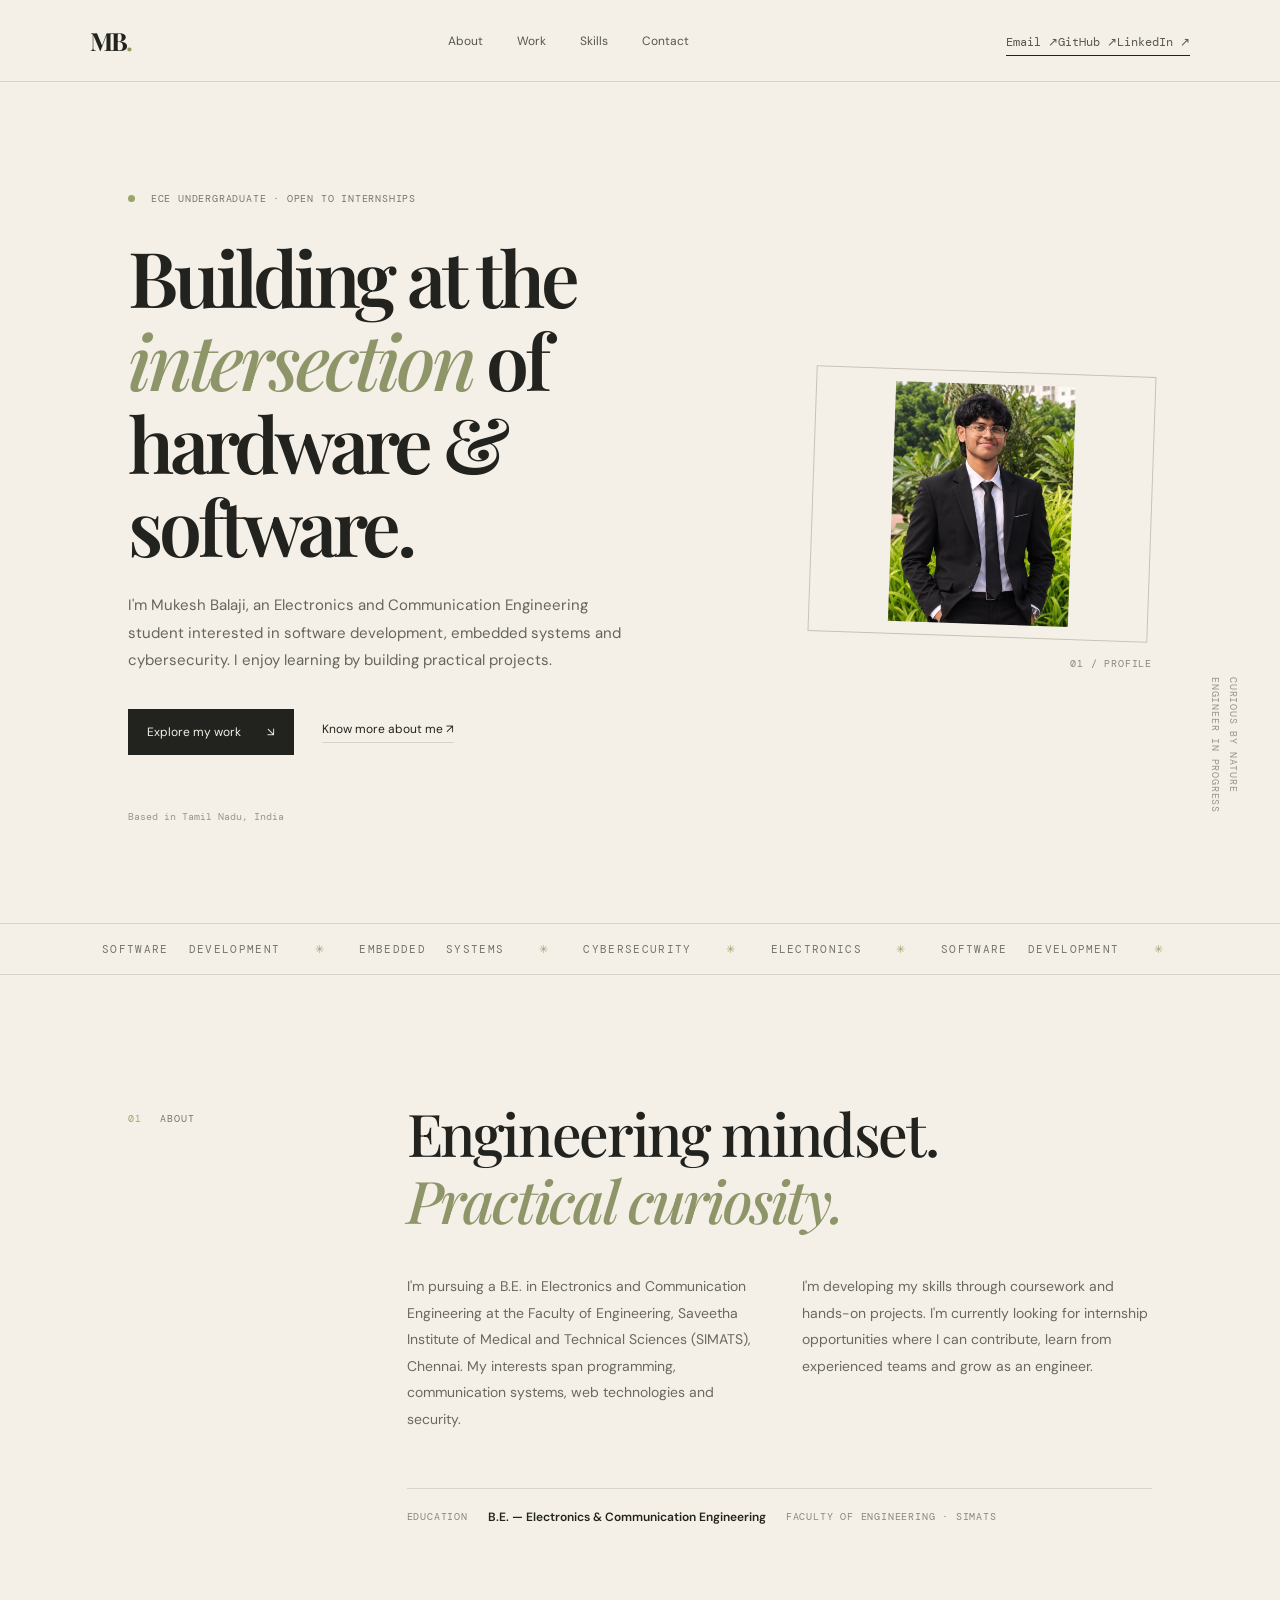
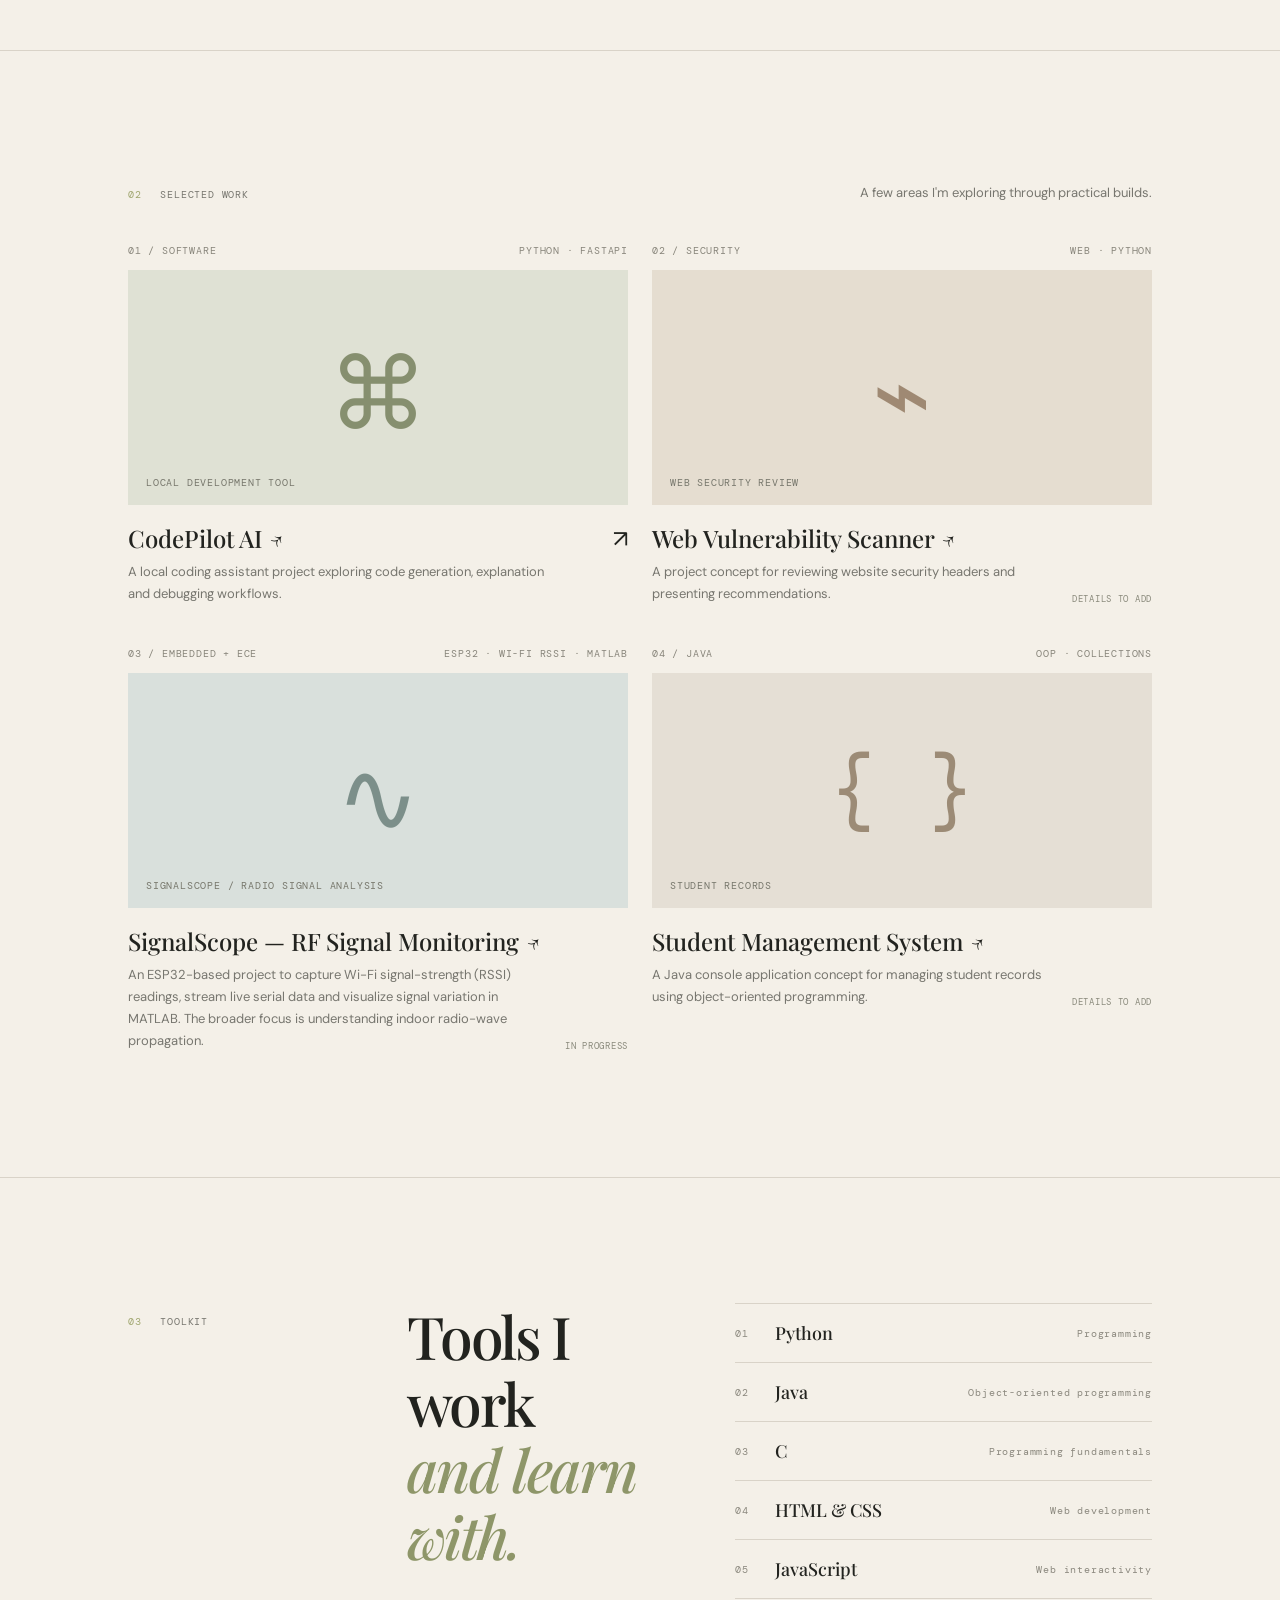
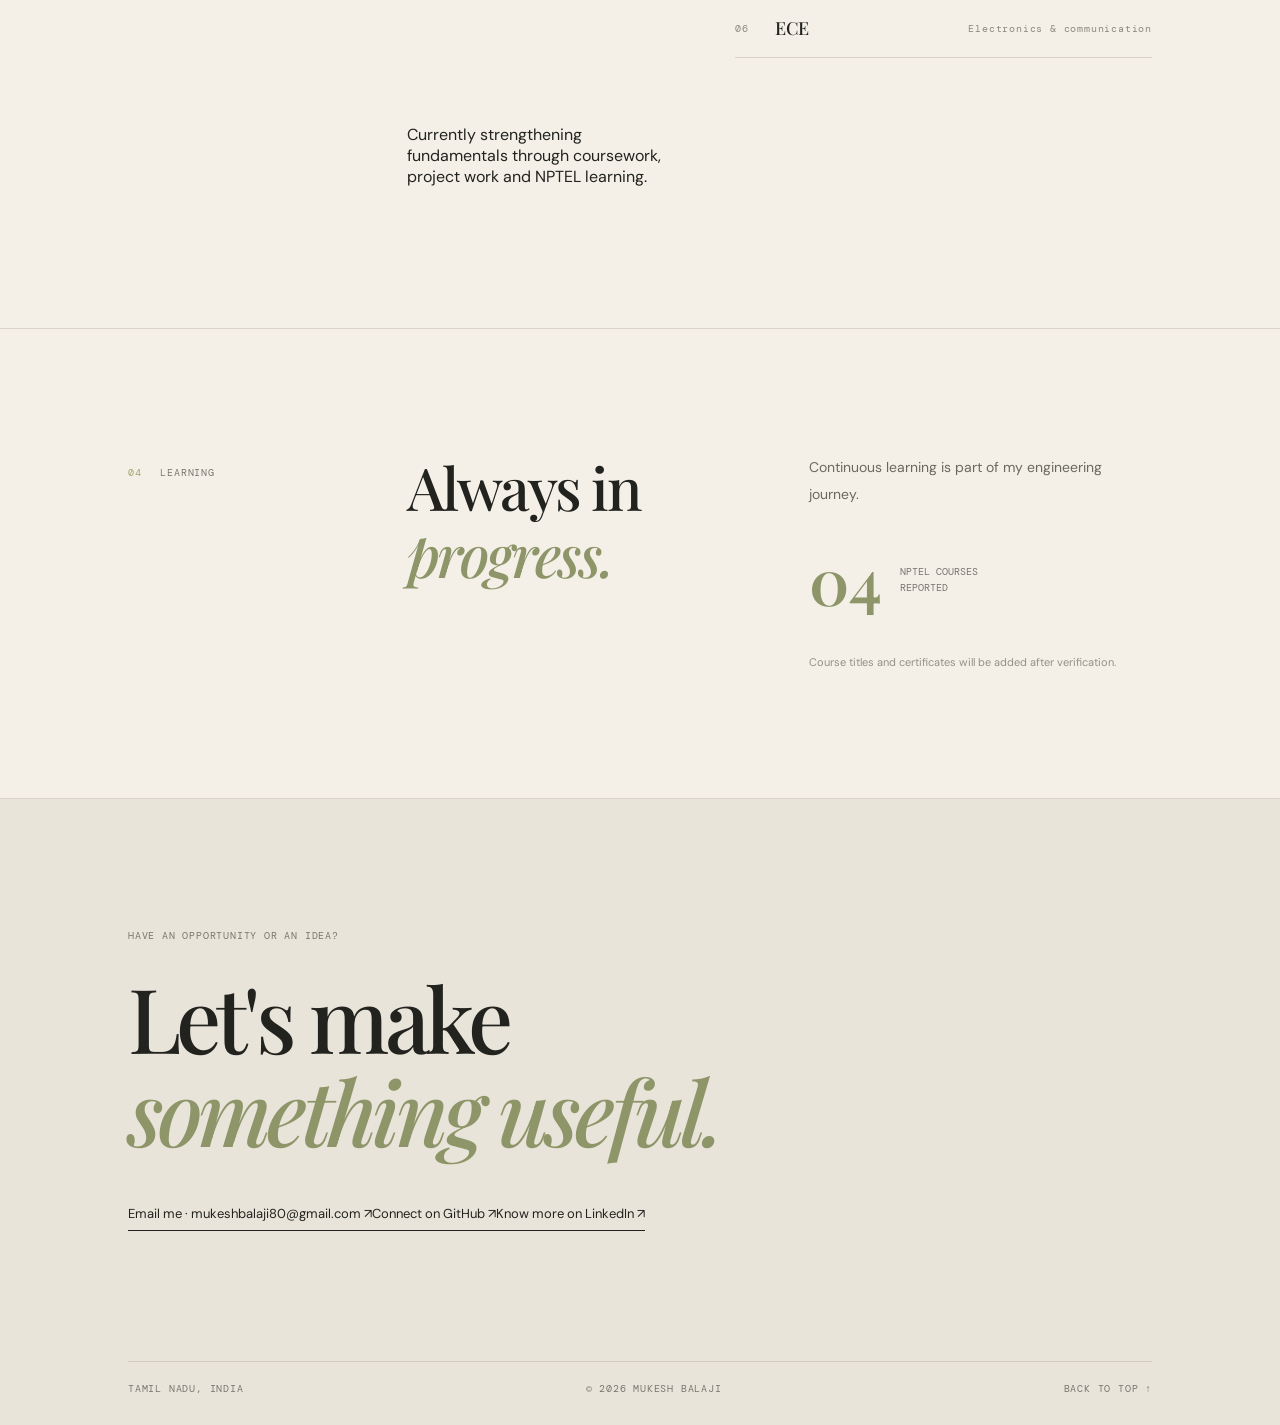
<file: docs/index.html>
<!doctype html>
<html lang="en">
<head>
  <meta charset="utf-8">
  <meta name="viewport" content="width=device-width, initial-scale=1">
  <meta name="description" content="Mukesh Balaji — ECE undergraduate exploring software engineering, embedded systems and cybersecurity.">
  <meta name="theme-color" content="#f4f0e8">
  <title>Mukesh Balaji — ECE + Software</title>
  <link rel="preconnect" href="https://fonts.googleapis.com">
  <link rel="preconnect" href="https://fonts.gstatic.com" crossorigin>
  <link href="https://fonts.googleapis.com/css2?family=DM+Mono:wght@400;500&family=DM+Sans:wght@400;500;600;700&family=Playfair+Display:wght@500;600;700&display=swap" rel="stylesheet">
  <link rel="stylesheet" href="style.css">
</head>
<body>
  <header class="site-header">
    <a class="wordmark" href="#top">MB<span>.</span></a>
    <nav aria-label="Main navigation"><a href="#about">About</a><a href="#work">Work</a><a href="#skills">Skills</a><a href="#contact">Contact</a></nav>
    <div class="header-social"><a class="header-link" href="mailto:mukeshbalaji80@gmail.com">Email ↗</a><a class="header-link" href="https://github.com/MukeshBalaji80" target="_blank" rel="noreferrer">GitHub ↗</a><a class="header-link" href="https://www.linkedin.com/in/mukesh-balaji-48475a3a8/" target="_blank" rel="noreferrer">LinkedIn ↗</a></div>
  </header>
  <main id="top">
    <section class="hero section-wrap">
      <div class="hero-copy">
        <p class="eyebrow"><span class="status-dot"></span> ECE UNDERGRADUATE · OPEN TO INTERNSHIPS</p>
        <h1>Building at the<br><em>intersection</em> of<br>hardware & software.</h1>
        <p class="intro">I'm Mukesh Balaji, an Electronics and Communication Engineering student interested in software development, embedded systems and cybersecurity. I enjoy learning by building practical projects.</p>
        <div class="hero-actions"><a class="button button-dark" href="#work">Explore my work <span>↘</span></a><a class="text-link" href="https://www.linkedin.com/in/mukesh-balaji-48475a3a8/" target="_blank" rel="noreferrer">Know more about me ↗</a></div>
        <p class="hero-note">Based in Tamil Nadu, India</p>
      </div>
      <div class="portrait-wrap"><div class="portrait-frame"><img class="portrait-image" src="avatar.jpg" alt="Mukesh Balaji"></div><span class="portrait-index">01 / PROFILE</span></div>
      <div class="hero-side-note">CURIOUS BY NATURE<br>ENGINEER IN PROGRESS</div>
    </section>
    <div class="ticker" aria-label="Areas of interest"><div>SOFTWARE DEVELOPMENT <span>✳</span> EMBEDDED SYSTEMS <span>✳</span> CYBERSECURITY <span>✳</span> ELECTRONICS <span>✳</span> SOFTWARE DEVELOPMENT <span>✳</span></div></div>
    <section class="section section-wrap about" id="about">
      <div class="section-label"><span>01</span> ABOUT</div>
      <div class="about-content">
        <h2>Engineering mindset.<br><em>Practical curiosity.</em></h2>
        <div class="about-columns">
          <p>I'm pursuing a B.E. in Electronics and Communication Engineering at the Faculty of Engineering, Saveetha Institute of Medical and Technical Sciences (SIMATS), Chennai. My interests span programming, communication systems, web technologies and security.</p>
          <p>I'm developing my skills through coursework and hands-on projects. I'm currently looking for internship opportunities where I can contribute, learn from experienced teams and grow as an engineer.</p>
        </div>
        <div class="education-line"><span>EDUCATION</span><strong>B.E. — Electronics & Communication Engineering</strong><span>FACULTY OF ENGINEERING · SIMATS</span></div>
      </div>
    </section>
    <section class="section section-wrap work" id="work">
      <div class="section-heading"><div class="section-label"><span>02</span> SELECTED WORK</div><p>A few areas I'm exploring through practical builds.</p></div>
      <div class="project-grid">
        <article class="project-card project-featured"><div class="project-topline"><span>01 / SOFTWARE</span><span>PYTHON · FASTAPI</span></div><div class="project-art art-code"><span class="art-glyph">⌘</span><span class="art-caption">LOCAL DEVELOPMENT TOOL</span></div><div class="project-info"><div><h3><a class="project-title-link" href="projects/codepilot-ai.html">CodePilot AI ↗</a></h3><p>A local coding assistant project exploring code generation, explanation and debugging workflows.</p></div><a href="https://github.com/MukeshBalaji80/codepilot-ai" target="_blank" rel="noreferrer" aria-label="View CodePilot AI on GitHub">↗</a></div></article>
        <article class="project-card"><div class="project-topline"><span>02 / SECURITY</span><span>WEB · PYTHON</span></div><div class="project-art art-security"><span class="art-glyph">⌁</span><span class="art-caption">WEB SECURITY REVIEW</span></div><div class="project-info"><div><h3><a class="project-title-link" href="projects/web-vulnerability-scanner.html">Web Vulnerability Scanner ↗</a></h3><p>A project concept for reviewing website security headers and presenting recommendations.</p></div><span class="project-status">DETAILS TO ADD</span></div></article>
        <article class="project-card project-featured"><div class="project-topline"><span>03 / EMBEDDED + ECE</span><span>ESP32 · WI-FI RSSI · MATLAB</span></div><div class="project-art art-rf"><span class="art-glyph">∿</span><span class="art-caption">SIGNALSCOPE / RADIO SIGNAL ANALYSIS</span></div><div class="project-info"><div><h3><a class="project-title-link" href="projects/signalscope.html">SignalScope — RF Signal Monitoring ↗</a></h3><p>An ESP32-based project to capture Wi-Fi signal-strength (RSSI) readings, stream live serial data and visualize signal variation in MATLAB. The broader focus is understanding indoor radio-wave propagation.</p></div><span class="project-status">IN PROGRESS</span></div></article>
        <article class="project-card"><div class="project-topline"><span>04 / JAVA</span><span>OOP · COLLECTIONS</span></div><div class="project-art art-java"><span class="art-glyph">{ }</span><span class="art-caption">STUDENT RECORDS</span></div><div class="project-info"><div><h3><a class="project-title-link" href="projects/student-management-system.html">Student Management System ↗</a></h3><p>A Java console application concept for managing student records using object-oriented programming.</p></div><span class="project-status">DETAILS TO ADD</span></div></article>
      </div>
    </section>
    <section class="section section-wrap skills" id="skills">
      <div class="section-label"><span>03</span> TOOLKIT</div>
      <div class="skills-content"><h2>Tools I work<br><em>and learn with.</em></h2><div class="skill-list"><div><span>01</span><strong>Python</strong><small>Programming</small></div><div><span>02</span><strong>Java</strong><small>Object-oriented programming</small></div><div><span>03</span><strong>C</strong><small>Programming fundamentals</small></div><div><span>04</span><strong>HTML & CSS</strong><small>Web development</small></div><div><span>05</span><strong>JavaScript</strong><small>Web interactivity</small></div><div><span>06</span><strong>ECE</strong><small>Electronics & communication</small></div></div><p class="learning-note">Currently strengthening fundamentals through coursework, project work and NPTEL learning.</p></div>
    </section>
    <section class="section section-wrap learning"><div class="section-label"><span>04</span> LEARNING</div><div class="learning-content"><h2>Always in<br><em>progress.</em></h2><div><p>Continuous learning is part of my engineering journey.</p><div class="learning-stat"><strong>04</strong><span>NPTEL courses<br>reported</span></div><p class="small-note">Course titles and certificates will be added after verification.</p></div></div></section>
    <section class="contact section-wrap" id="contact">
      <p class="eyebrow">HAVE AN OPPORTUNITY OR AN IDEA?</p><h2>Let's make<br><em>something useful.</em></h2>
      <div class="contact-social"><a class="contact-link" href="mailto:mukeshbalaji80@gmail.com">Email me · mukeshbalaji80@gmail.com ↗</a><a class="contact-link" href="https://github.com/MukeshBalaji80" target="_blank" rel="noreferrer">Connect on GitHub ↗</a><a class="contact-link" href="https://www.linkedin.com/in/mukesh-balaji-48475a3a8/" target="_blank" rel="noreferrer">Know more on LinkedIn ↗</a></div>
      <div class="contact-bottom"><span>TAMIL NADU, INDIA</span><span>© <span id="year"></span> MUKESH BALAJI</span><a href="#top">BACK TO TOP ↑</a></div>
    </section>
  </main>
  <script src="script.js"></script>
</body>
</html>
</file>
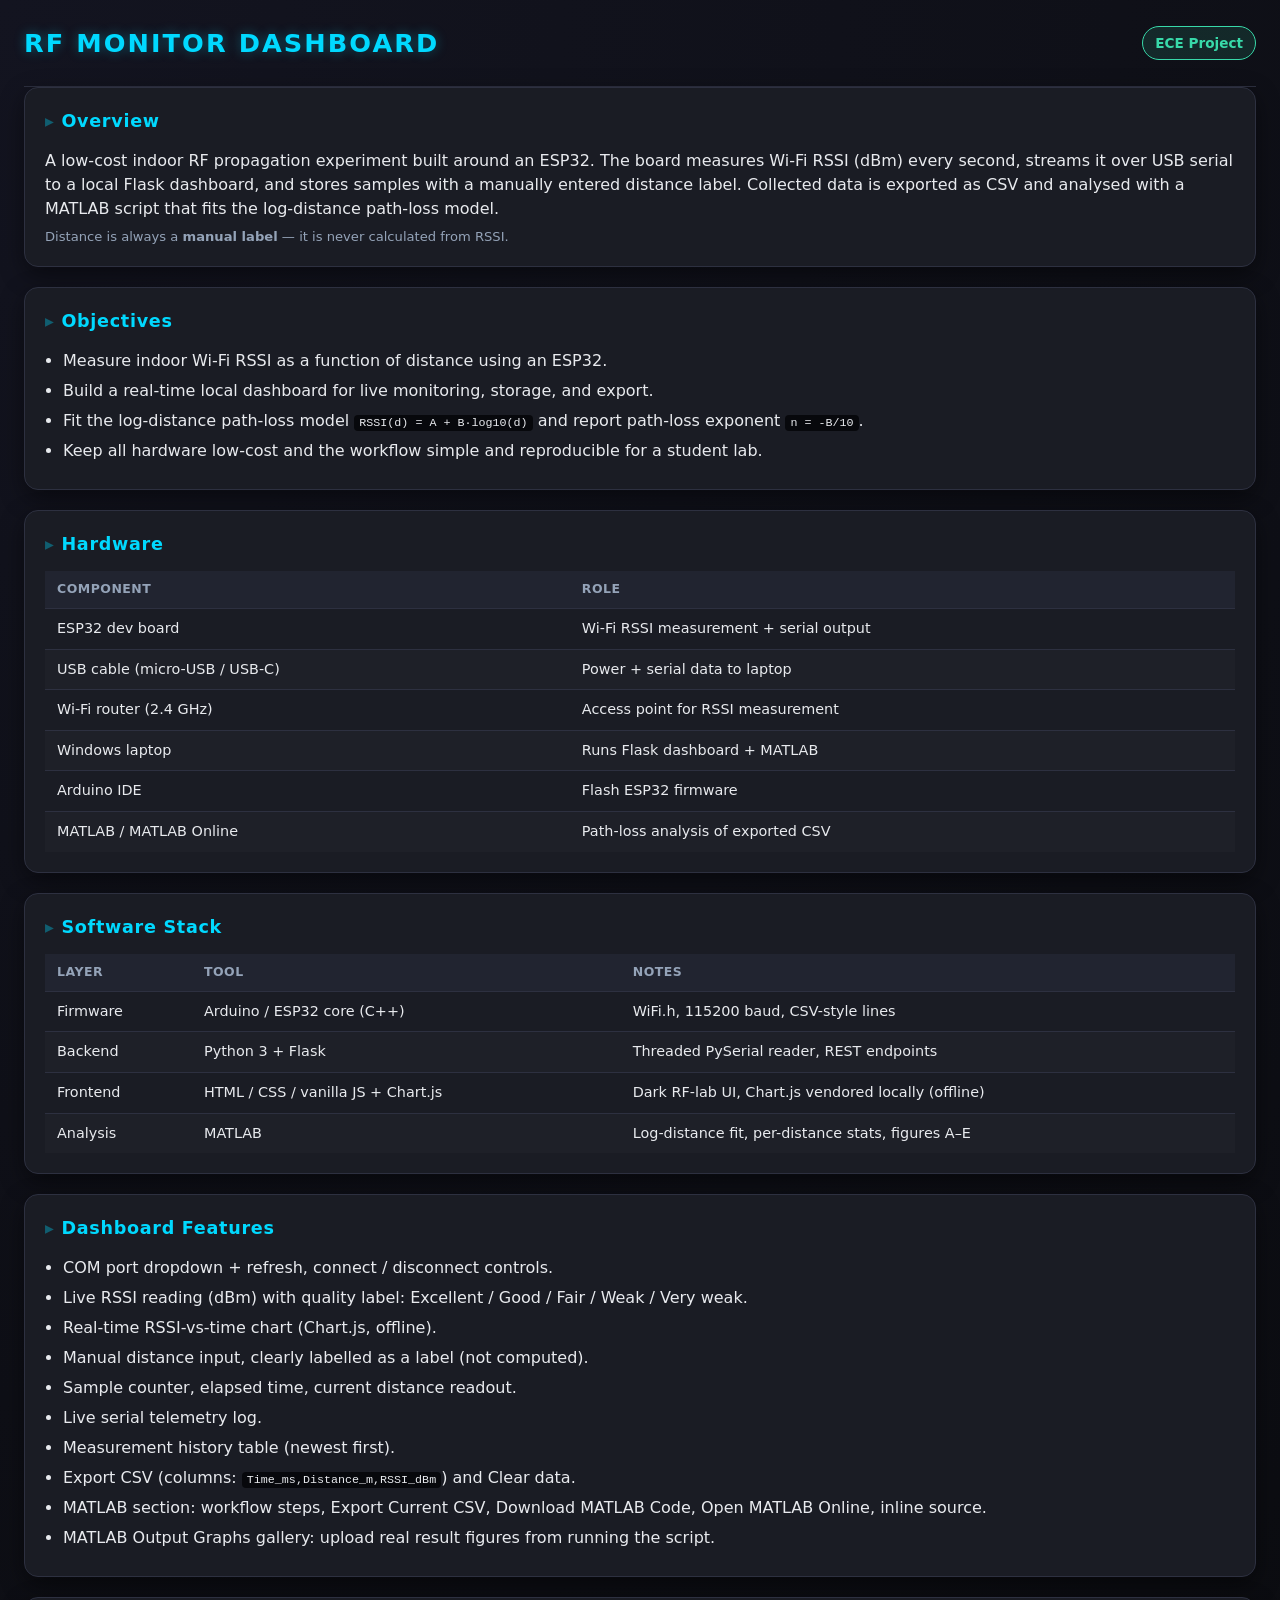
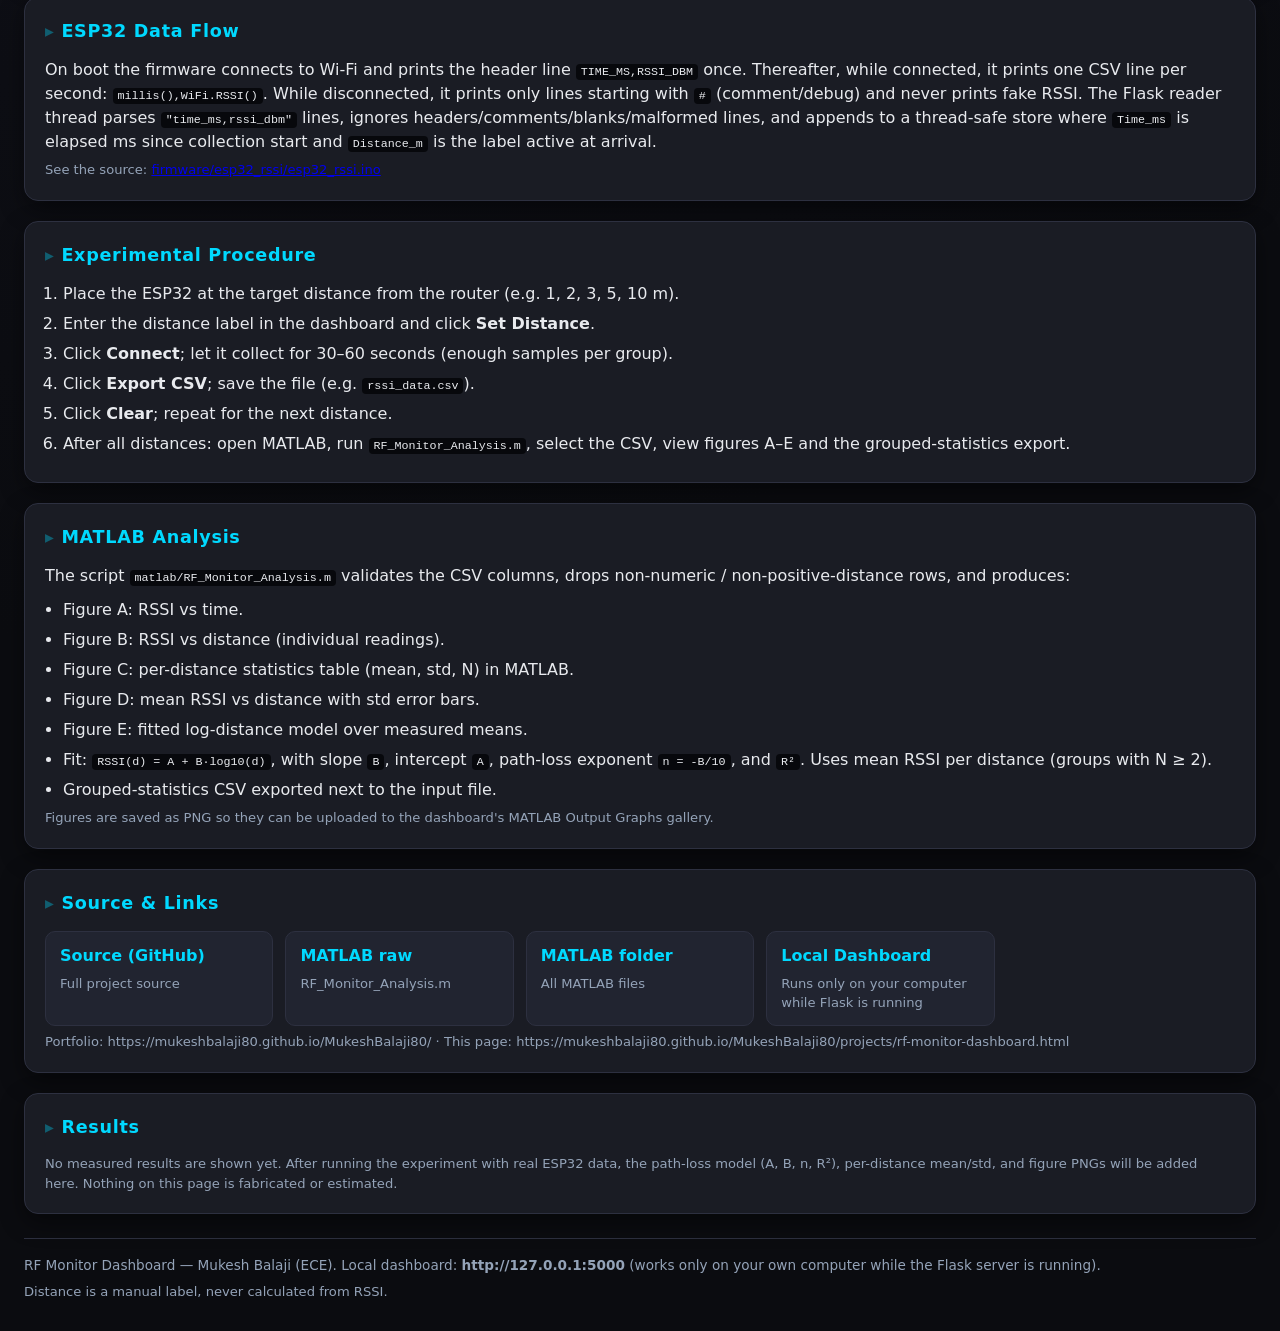
<file: projects/rf-monitor-dashboard.html>
<!DOCTYPE html>
<html lang="en">
<head>
  <meta charset="UTF-8">
  <meta name="viewport" content="width=device-width, initial-scale=1.0">
  <title>RF Monitor Dashboard — Mukesh Balaji</title>
  <link rel="stylesheet" href="rf-monitor-dashboard/static/style.css">
</head>
<body>

  <header>
    <h1>RF Monitor Dashboard</h1>
    <span class="badge ok">ECE Project</span>
  </header>

  <main>

    <!-- Overview -->
    <section class="card">
      <h2>Overview</h2>
      <p>A low-cost indoor RF propagation experiment built around an ESP32. The board measures Wi-Fi RSSI (dBm) every second, streams it over USB serial to a local Flask dashboard, and stores samples with a manually entered distance label. Collected data is exported as CSV and analysed with a MATLAB script that fits the log-distance path-loss model.</p>
      <p class="hint">Distance is always a <b>manual label</b> — it is never calculated from RSSI.</p>
    </section>

    <!-- Objectives -->
    <section class="card">
      <h2>Objectives</h2>
      <ul class="obj-list">
        <li>Measure indoor Wi-Fi RSSI as a function of distance using an ESP32.</li>
        <li>Build a real-time local dashboard for live monitoring, storage, and export.</li>
        <li>Fit the log-distance path-loss model <code>RSSI(d) = A + B·log10(d)</code> and report path-loss exponent <code>n = -B/10</code>.</li>
        <li>Keep all hardware low-cost and the workflow simple and reproducible for a student lab.</li>
      </ul>
    </section>

    <!-- Hardware -->
    <section class="card">
      <h2>Hardware</h2>
      <table>
        <thead>
          <tr><th>Component</th><th>Role</th></tr>
        </thead>
        <tbody>
          <tr><td>ESP32 dev board</td><td>Wi-Fi RSSI measurement + serial output</td></tr>
          <tr><td>USB cable (micro-USB / USB-C)</td><td>Power + serial data to laptop</td></tr>
          <tr><td>Wi-Fi router (2.4 GHz)</td><td>Access point for RSSI measurement</td></tr>
          <tr><td>Windows laptop</td><td>Runs Flask dashboard + MATLAB</td></tr>
          <tr><td>Arduino IDE</td><td>Flash ESP32 firmware</td></tr>
          <tr><td>MATLAB / MATLAB Online</td><td>Path-loss analysis of exported CSV</td></tr>
        </tbody>
      </table>
    </section>

    <!-- Software stack -->
    <section class="card">
      <h2>Software Stack</h2>
      <table>
        <thead>
          <tr><th>Layer</th><th>Tool</th><th>Notes</th></tr>
        </thead>
        <tbody>
          <tr><td>Firmware</td><td>Arduino / ESP32 core (C++)</td><td>WiFi.h, 115200 baud, CSV-style lines</td></tr>
          <tr><td>Backend</td><td>Python 3 + Flask</td><td>Threaded PySerial reader, REST endpoints</td></tr>
          <tr><td>Frontend</td><td>HTML / CSS / vanilla JS + Chart.js</td><td>Dark RF-lab UI, Chart.js vendored locally (offline)</td></tr>
          <tr><td>Analysis</td><td>MATLAB</td><td>Log-distance fit, per-distance stats, figures A–E</td></tr>
        </tbody>
      </table>
    </section>

    <!-- Dashboard features -->
    <section class="card">
      <h2>Dashboard Features</h2>
      <ul class="obj-list">
        <li>COM port dropdown + refresh, connect / disconnect controls.</li>
        <li>Live RSSI reading (dBm) with quality label: Excellent / Good / Fair / Weak / Very weak.</li>
        <li>Real-time RSSI-vs-time chart (Chart.js, offline).</li>
        <li>Manual distance input, clearly labelled as a label (not computed).</li>
        <li>Sample counter, elapsed time, current distance readout.</li>
        <li>Live serial telemetry log.</li>
        <li>Measurement history table (newest first).</li>
        <li>Export CSV (columns: <code>Time_ms,Distance_m,RSSI_dBm</code>) and Clear data.</li>
        <li>MATLAB section: workflow steps, Export Current CSV, Download MATLAB Code, Open MATLAB Online, inline source.</li>
        <li>MATLAB Output Graphs gallery: upload real result figures from running the script.</li>
      </ul>
    </section>

    <!-- ESP32 data flow -->
    <section class="card">
      <h2>ESP32 Data Flow</h2>
      <p>On boot the firmware connects to Wi-Fi and prints the header line <code>TIME_MS,RSSI_DBM</code> once. Thereafter, while connected, it prints one CSV line per second: <code>millis(),WiFi.RSSI()</code>. While disconnected, it prints only lines starting with <code>#</code> (comment/debug) and never prints fake RSSI. The Flask reader thread parses <code>"time_ms,rssi_dbm"</code> lines, ignores headers/comments/blanks/malformed lines, and appends to a thread-safe store where <code>Time_ms</code> is elapsed ms since collection start and <code>Distance_m</code> is the label active at arrival.</p>
      <p class="hint">See the source: <a href="https://github.com/MukeshBalaji80/MukeshBalaji80/tree/main/projects/rf-monitor-dashboard/firmware/esp32_rssi">firmware/esp32_rssi/esp32_rssi.ino</a></p>
    </section>

    <!-- Experimental procedure -->
    <section class="card">
      <h2>Experimental Procedure</h2>
      <ol class="obj-list">
        <li>Place the ESP32 at the target distance from the router (e.g. 1, 2, 3, 5, 10 m).</li>
        <li>Enter the distance label in the dashboard and click <b>Set Distance</b>.</li>
        <li>Click <b>Connect</b>; let it collect for 30–60 seconds (enough samples per group).</li>
        <li>Click <b>Export CSV</b>; save the file (e.g. <code>rssi_data.csv</code>).</li>
        <li>Click <b>Clear</b>; repeat for the next distance.</li>
        <li>After all distances: open MATLAB, run <code>RF_Monitor_Analysis.m</code>, select the CSV, view figures A–E and the grouped-statistics export.</li>
      </ol>
    </section>

    <!-- MATLAB analysis -->
    <section class="card">
      <h2>MATLAB Analysis</h2>
      <p>The script <code>matlab/RF_Monitor_Analysis.m</code> validates the CSV columns, drops non-numeric / non-positive-distance rows, and produces:</p>
      <ul class="obj-list">
        <li>Figure A: RSSI vs time.</li>
        <li>Figure B: RSSI vs distance (individual readings).</li>
        <li>Figure C: per-distance statistics table (mean, std, N) in MATLAB.</li>
        <li>Figure D: mean RSSI vs distance with std error bars.</li>
        <li>Figure E: fitted log-distance model over measured means.</li>
        <li>Fit: <code>RSSI(d) = A + B·log10(d)</code>, with slope <code>B</code>, intercept <code>A</code>, path-loss exponent <code>n = -B/10</code>, and <code>R²</code>. Uses mean RSSI per distance (groups with N ≥ 2).</li>
        <li>Grouped-statistics CSV exported next to the input file.</li>
      </ul>
      <p class="hint">Figures are saved as PNG so they can be uploaded to the dashboard's MATLAB Output Graphs gallery.</p>
    </section>

    <!-- Source links -->
    <section class="card">
      <h2>Source &amp; Links</h2>
      <div class="link-grid">
        <a class="link-card" href="https://github.com/MukeshBalaji80/MukeshBalaji80/tree/main/projects/rf-monitor-dashboard">
          <span class="link-card-title">Source (GitHub)</span>
          <span class="hint">Full project source</span>
        </a>
        <a class="link-card" href="https://raw.githubusercontent.com/MukeshBalaji80/MukeshBalaji80/main/projects/rf-monitor-dashboard/matlab/RF_Monitor_Analysis.m">
          <span class="link-card-title">MATLAB raw</span>
          <span class="hint">RF_Monitor_Analysis.m</span>
        </a>
        <a class="link-card" href="https://github.com/MukeshBalaji80/MukeshBalaji80/tree/main/projects/rf-monitor-dashboard/matlab">
          <span class="link-card-title">MATLAB folder</span>
          <span class="hint">All MATLAB files</span>
        </a>
        <a class="link-card" href="http://127.0.0.1:5000">
          <span class="link-card-title">Local Dashboard</span>
          <span class="hint">Runs only on your computer while Flask is running</span>
        </a>
      </div>
      <p class="hint">Portfolio: https://mukeshbalaji80.github.io/MukeshBalaji80/ · This page: https://mukeshbalaji80.github.io/MukeshBalaji80/projects/rf-monitor-dashboard.html</p>
    </section>

    <!-- Results placeholder -->
    <section class="card">
      <h2>Results</h2>
      <p class="hint">No measured results are shown yet. After running the experiment with real ESP32 data, the path-loss model (A, B, n, R²), per-distance mean/std, and figure PNGs will be added here. Nothing on this page is fabricated or estimated.</p>
    </section>

  </main>

  <footer>
    <p>RF Monitor Dashboard — Mukesh Balaji (ECE). Local dashboard: <b>http://127.0.0.1:5000</b> (works only on your own computer while the Flask server is running).</p>
    <p class="hint">Distance is a manual label, never calculated from RSSI.</p>
  </footer>

  <style>
    .obj-list { margin: 10px 0 4px 18px; }
    .obj-list li { margin: 6px 0; }
    .link-grid { display: grid; grid-template-columns: repeat(auto-fill, minmax(220px, 1fr)); gap: 12px; margin-top: 8px; }
    .link-card { display: block; background: var(--panel-bg); border: 1px solid var(--border); border-radius: 10px; padding: 12px 14px; text-decoration: none; color: var(--text); transition: border-color 0.2s; }
    .link-card:hover { border-color: var(--accent); }
    .link-card-title { display: block; color: var(--accent); font-weight: 700; margin-bottom: 2px; }
    .link-card .hint { display: block; }
    main { display: grid; grid-template-columns: 1fr; gap: 20px; }
    code { background: #07080c; padding: 1px 5px; border-radius: 4px; font-size: 0.9em; }
  </style>

</body>
</html>
</file>
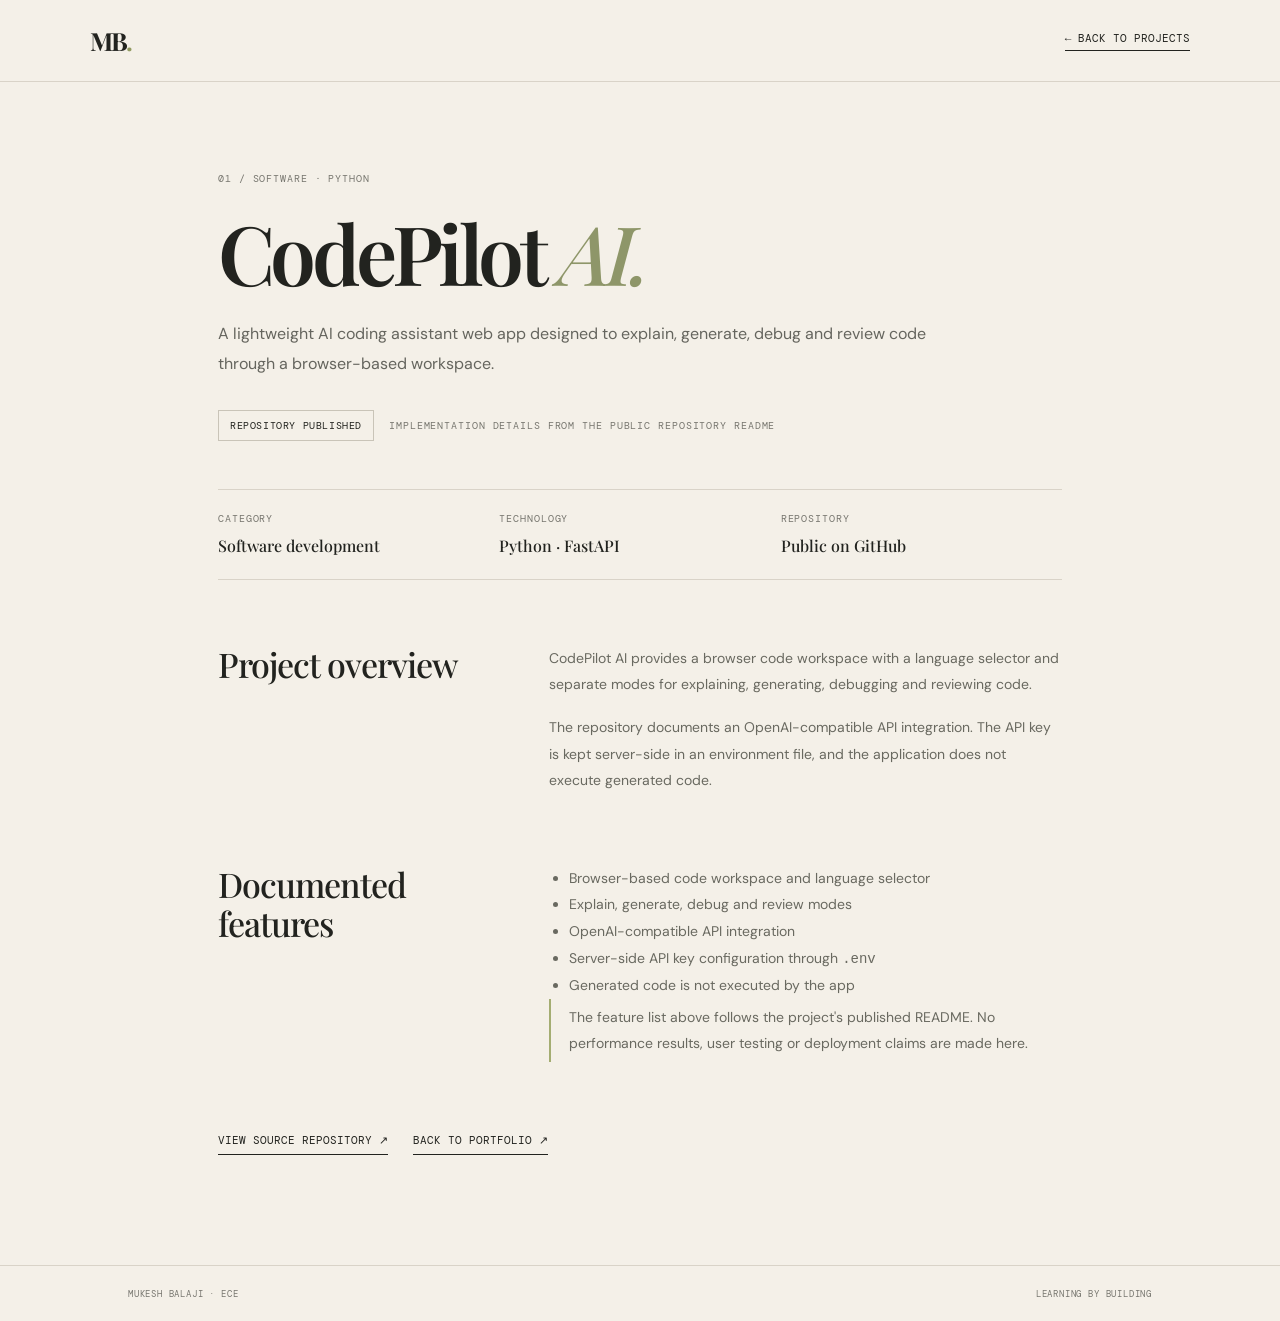
<file: docs/projects/codepilot-ai.html>
<!doctype html>
<html lang="en"><head><meta charset="utf-8"><meta name="viewport" content="width=device-width, initial-scale=1"><meta name="description" content="CodePilot AI project by Mukesh Balaji."><meta name="theme-color" content="#f4f0e8"><title>CodePilot AI — Mukesh Balaji</title><link rel="preconnect" href="https://fonts.googleapis.com"><link rel="preconnect" href="https://fonts.gstatic.com" crossorigin><link href="https://fonts.googleapis.com/css2?family=DM+Mono:wght@400;500&family=DM+Sans:wght@400;500;600;700&family=Playfair+Display:wght@500;600;700&display=swap" rel="stylesheet"><link rel="stylesheet" href="../project.css"></head>
<body><header class="site-header"><a class="wordmark" href="../index.html">MB<span>.</span></a><a class="header-link" href="../index.html#work">← BACK TO PROJECTS</a></header><main class="project-page section-wrap"><p class="eyebrow">01 / SOFTWARE · PYTHON</p><h1>CodePilot <em>AI.</em></h1><p class="lead">A lightweight AI coding assistant web app designed to explain, generate, debug and review code through a browser-based workspace.</p><div class="status-row"><span class="status-pill">REPOSITORY PUBLISHED</span><span class="project-status">Implementation details from the public repository README</span></div><div class="project-meta"><div><span class="meta-label">CATEGORY</span><span class="meta-value">Software development</span></div><div><span class="meta-label">TECHNOLOGY</span><span class="meta-value">Python · FastAPI</span></div><div><span class="meta-label">REPOSITORY</span><span class="meta-value">Public on GitHub</span></div></div><section class="detail-grid"><h2>Project overview</h2><div class="detail-copy"><p>CodePilot AI provides a browser code workspace with a language selector and separate modes for explaining, generating, debugging and reviewing code.</p><p>The repository documents an OpenAI-compatible API integration. The API key is kept server-side in an environment file, and the application does not execute generated code.</p></div></section><section class="detail-grid"><h2>Documented features</h2><div class="detail-copy"><ul><li>Browser-based code workspace and language selector</li><li>Explain, generate, debug and review modes</li><li>OpenAI-compatible API integration</li><li>Server-side API key configuration through <code>.env</code></li><li>Generated code is not executed by the app</li></ul><p class="note">The feature list above follows the project's published README. No performance results, user testing or deployment claims are made here.</p></div></section><div class="actions"><a href="https://github.com/MukeshBalaji80/codepilot-ai" target="_blank" rel="noreferrer">VIEW SOURCE REPOSITORY ↗</a><a href="../index.html#work">BACK TO PORTFOLIO ↗</a></div></main><footer class="page-footer"><span class="footer-meta">MUKESH BALAJI · ECE</span><span class="footer-meta">LEARNING BY BUILDING</span></footer></body></html>
</file>
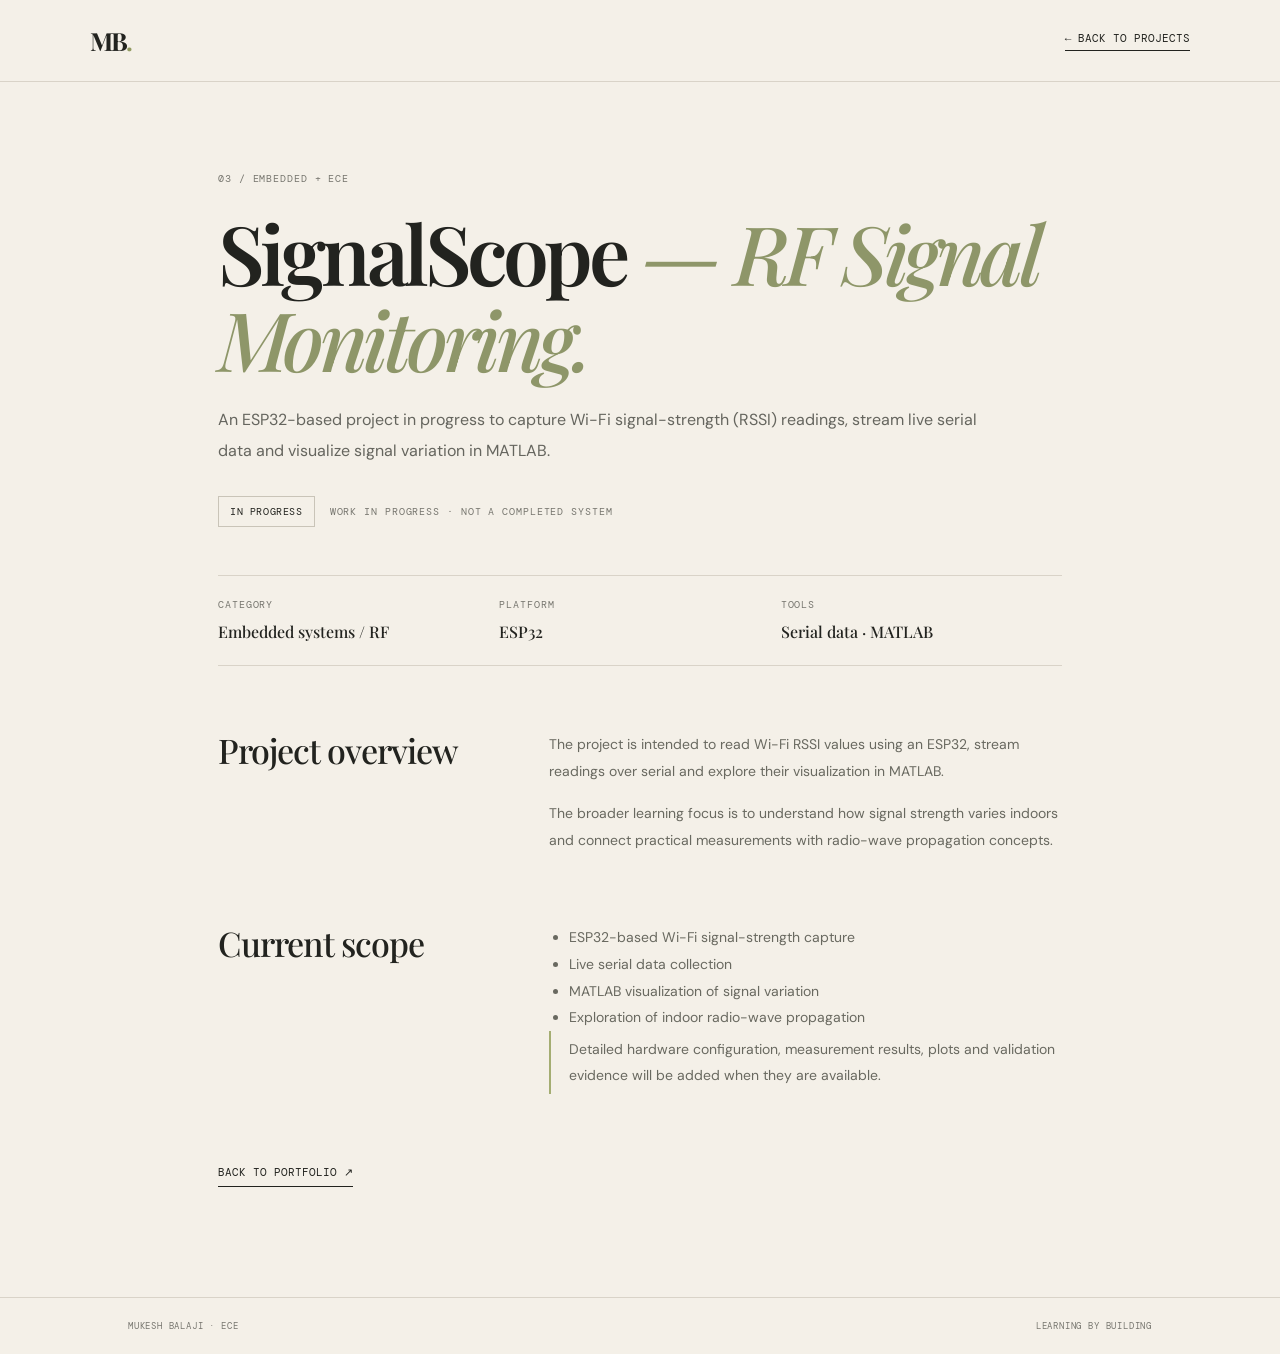
<file: docs/projects/signalscope.html>
<!doctype html>
<html lang="en"><head><meta charset="utf-8"><meta name="viewport" content="width=device-width, initial-scale=1"><meta name="description" content="SignalScope RF signal monitoring project by Mukesh Balaji."><meta name="theme-color" content="#f4f0e8"><title>SignalScope — Mukesh Balaji</title><link rel="preconnect" href="https://fonts.googleapis.com"><link rel="preconnect" href="https://fonts.gstatic.com" crossorigin><link href="https://fonts.googleapis.com/css2?family=DM+Mono:wght@400;500&family=DM+Sans:wght@400;500;600;700&family=Playfair+Display:wght@500;600;700&display=swap" rel="stylesheet"><link rel="stylesheet" href="../project.css"></head>
<body><header class="site-header"><a class="wordmark" href="../index.html">MB<span>.</span></a><a class="header-link" href="../index.html#work">← BACK TO PROJECTS</a></header><main class="project-page section-wrap"><p class="eyebrow">03 / EMBEDDED + ECE</p><h1>SignalScope <em>— RF Signal Monitoring.</em></h1><p class="lead">An ESP32-based project in progress to capture Wi-Fi signal-strength (RSSI) readings, stream live serial data and visualize signal variation in MATLAB.</p><div class="status-row"><span class="status-pill">IN PROGRESS</span><span class="project-status">Work in progress · not a completed system</span></div><div class="project-meta"><div><span class="meta-label">CATEGORY</span><span class="meta-value">Embedded systems / RF</span></div><div><span class="meta-label">PLATFORM</span><span class="meta-value">ESP32</span></div><div><span class="meta-label">TOOLS</span><span class="meta-value">Serial data · MATLAB</span></div></div><section class="detail-grid"><h2>Project overview</h2><div class="detail-copy"><p>The project is intended to read Wi-Fi RSSI values using an ESP32, stream readings over serial and explore their visualization in MATLAB.</p><p>The broader learning focus is to understand how signal strength varies indoors and connect practical measurements with radio-wave propagation concepts.</p></div></section><section class="detail-grid"><h2>Current scope</h2><div class="detail-copy"><ul><li>ESP32-based Wi-Fi signal-strength capture</li><li>Live serial data collection</li><li>MATLAB visualization of signal variation</li><li>Exploration of indoor radio-wave propagation</li></ul><p class="note">Detailed hardware configuration, measurement results, plots and validation evidence will be added when they are available.</p></div></section><div class="actions"><a href="../index.html#work">BACK TO PORTFOLIO ↗</a></div></main><footer class="page-footer"><span class="footer-meta">MUKESH BALAJI · ECE</span><span class="footer-meta">LEARNING BY BUILDING</span></footer></body></html>
</file>
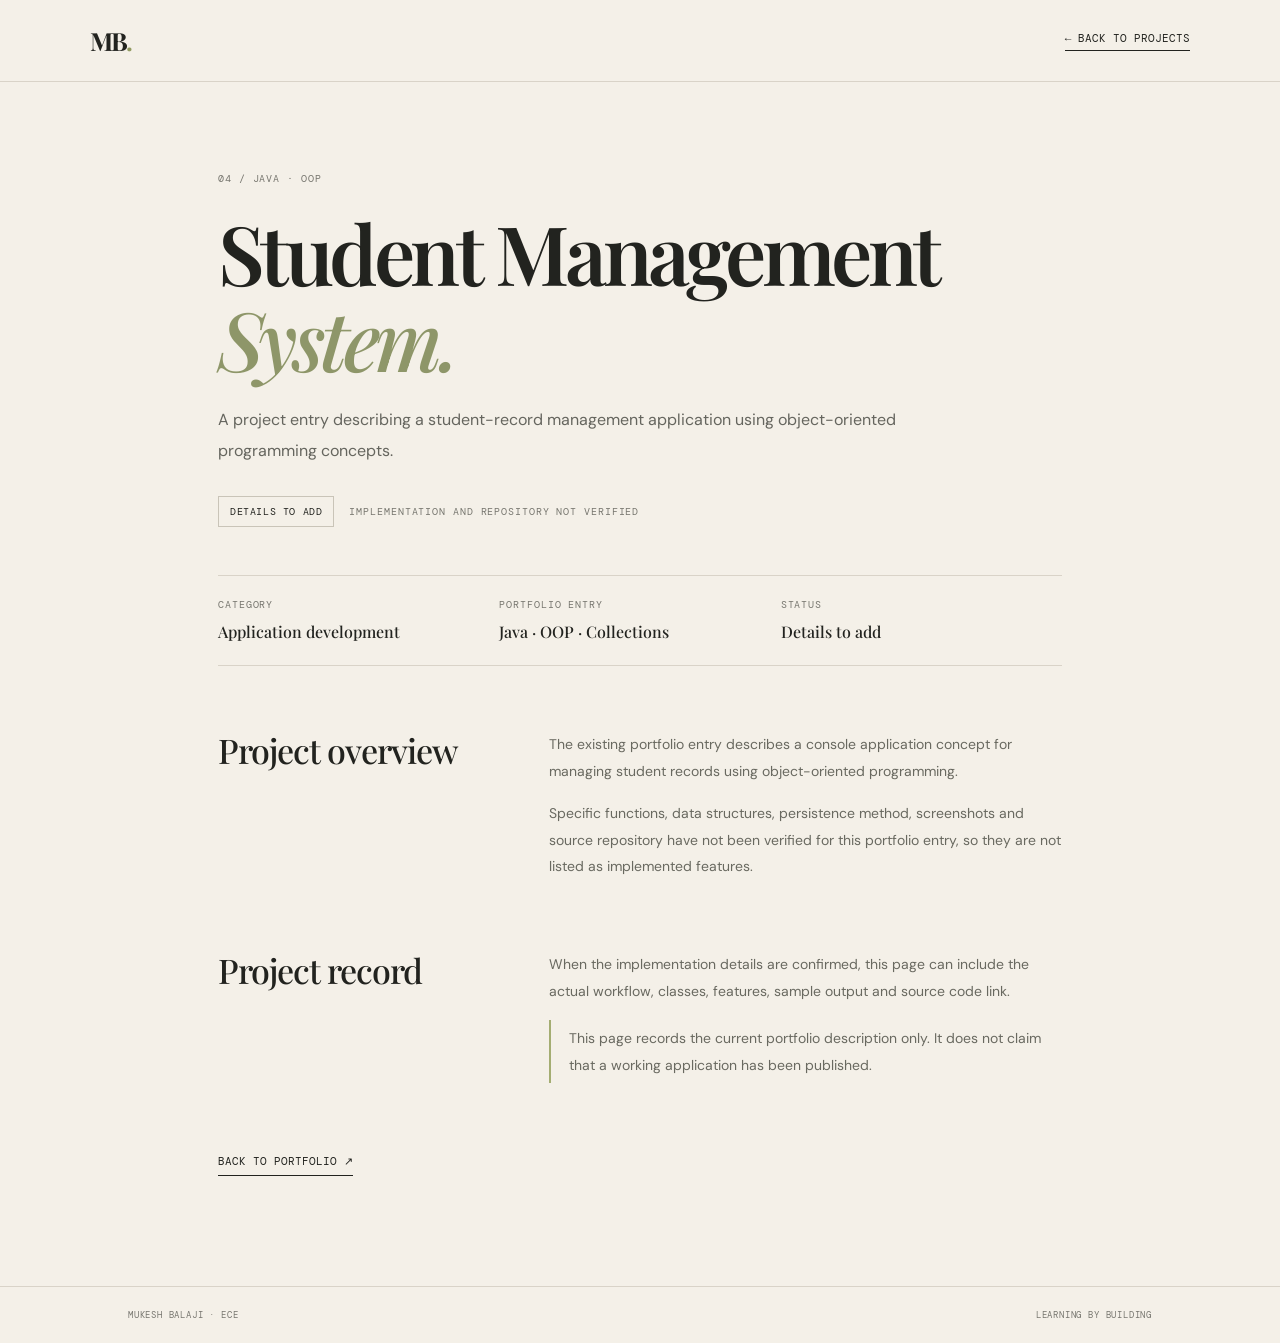
<file: docs/projects/student-management-system.html>
<!doctype html>
<html lang="en"><head><meta charset="utf-8"><meta name="viewport" content="width=device-width, initial-scale=1"><meta name="description" content="Student Management System project entry by Mukesh Balaji."><meta name="theme-color" content="#f4f0e8"><title>Student Management System — Mukesh Balaji</title><link rel="preconnect" href="https://fonts.googleapis.com"><link rel="preconnect" href="https://fonts.gstatic.com" crossorigin><link href="https://fonts.googleapis.com/css2?family=DM+Mono:wght@400;500&family=DM+Sans:wght@400;500;600;700&family=Playfair+Display:wght@500;600;700&display=swap" rel="stylesheet"><link rel="stylesheet" href="../project.css"></head>
<body><header class="site-header"><a class="wordmark" href="../index.html">MB<span>.</span></a><a class="header-link" href="../index.html#work">← BACK TO PROJECTS</a></header><main class="project-page section-wrap"><p class="eyebrow">04 / JAVA · OOP</p><h1>Student Management <em>System.</em></h1><p class="lead">A project entry describing a student-record management application using object-oriented programming concepts.</p><div class="status-row"><span class="status-pill">DETAILS TO ADD</span><span class="project-status">Implementation and repository not verified</span></div><div class="project-meta"><div><span class="meta-label">CATEGORY</span><span class="meta-value">Application development</span></div><div><span class="meta-label">PORTFOLIO ENTRY</span><span class="meta-value">Java · OOP · Collections</span></div><div><span class="meta-label">STATUS</span><span class="meta-value">Details to add</span></div></div><section class="detail-grid"><h2>Project overview</h2><div class="detail-copy"><p>The existing portfolio entry describes a console application concept for managing student records using object-oriented programming.</p><p>Specific functions, data structures, persistence method, screenshots and source repository have not been verified for this portfolio entry, so they are not listed as implemented features.</p></div></section><section class="detail-grid"><h2>Project record</h2><div class="detail-copy"><p>When the implementation details are confirmed, this page can include the actual workflow, classes, features, sample output and source code link.</p><p class="note">This page records the current portfolio description only. It does not claim that a working application has been published.</p></div></section><div class="actions"><a href="../index.html#work">BACK TO PORTFOLIO ↗</a></div></main><footer class="page-footer"><span class="footer-meta">MUKESH BALAJI · ECE</span><span class="footer-meta">LEARNING BY BUILDING</span></footer></body></html>
</file>
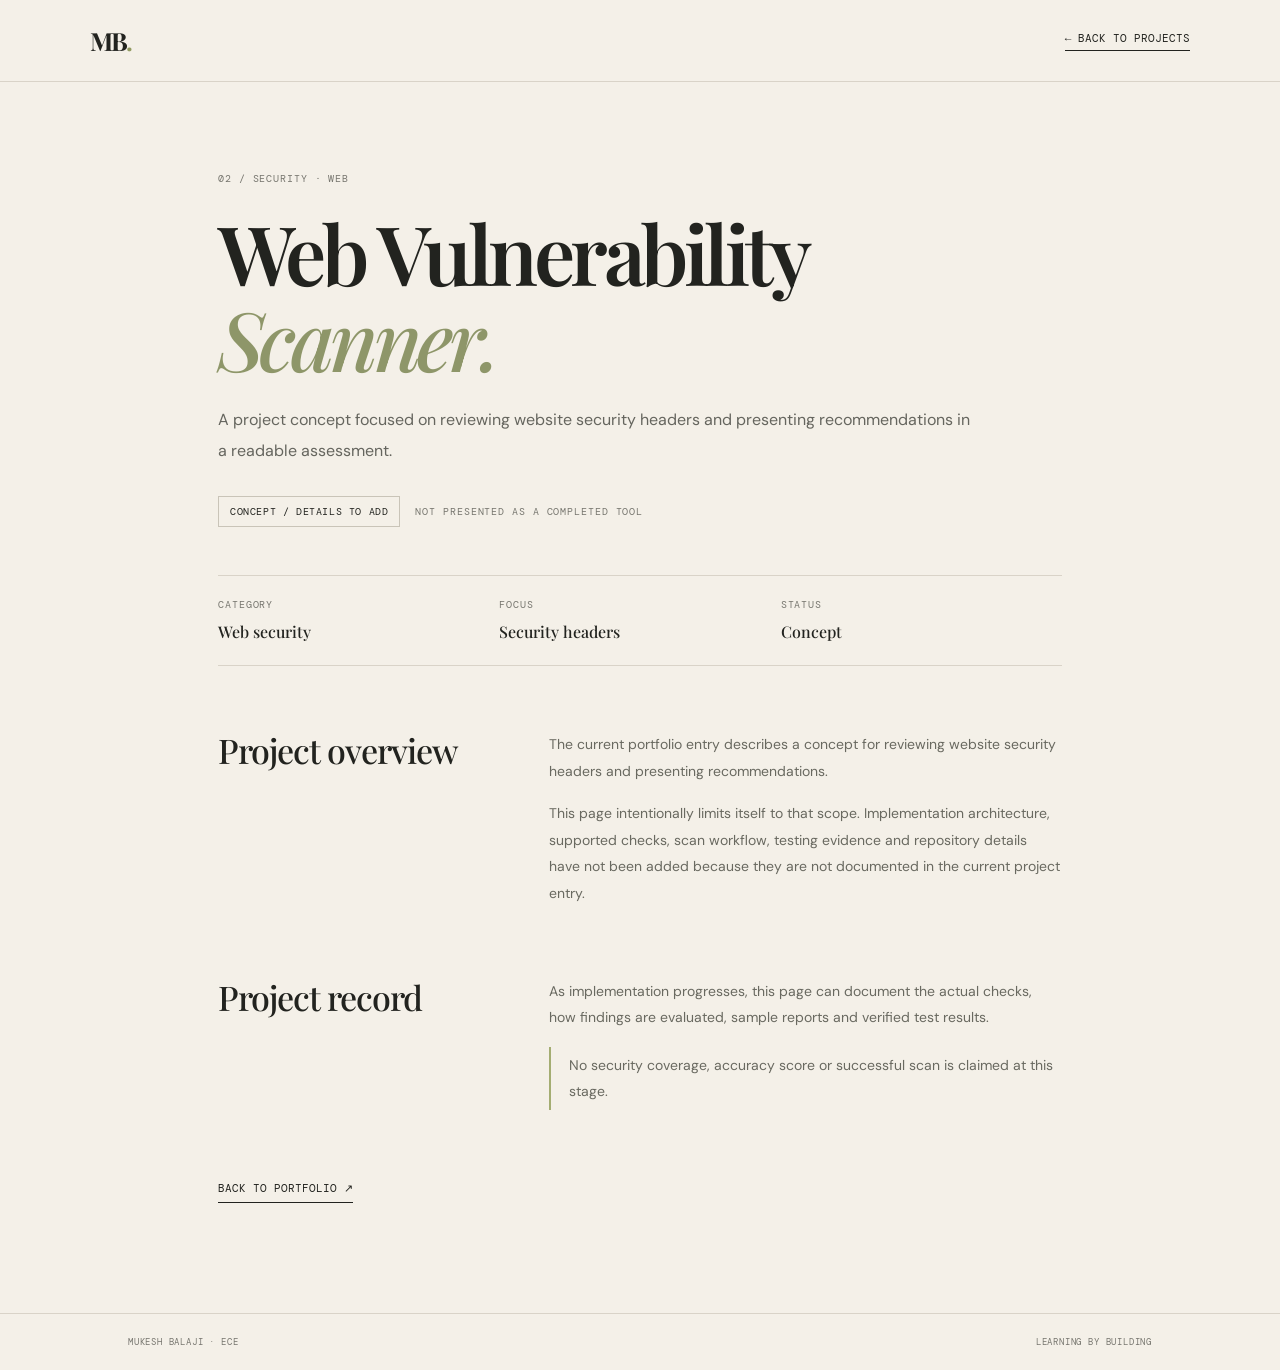
<file: docs/projects/web-vulnerability-scanner.html>
<!doctype html>
<html lang="en"><head><meta charset="utf-8"><meta name="viewport" content="width=device-width, initial-scale=1"><meta name="description" content="Web Vulnerability Scanner project concept by Mukesh Balaji."><meta name="theme-color" content="#f4f0e8"><title>Web Vulnerability Scanner — Mukesh Balaji</title><link rel="preconnect" href="https://fonts.googleapis.com"><link rel="preconnect" href="https://fonts.gstatic.com" crossorigin><link href="https://fonts.googleapis.com/css2?family=DM+Mono:wght@400;500&family=DM+Sans:wght@400;500;600;700&family=Playfair+Display:wght@500;600;700&display=swap" rel="stylesheet"><link rel="stylesheet" href="../project.css"></head>
<body><header class="site-header"><a class="wordmark" href="../index.html">MB<span>.</span></a><a class="header-link" href="../index.html#work">← BACK TO PROJECTS</a></header><main class="project-page section-wrap"><p class="eyebrow">02 / SECURITY · WEB</p><h1>Web Vulnerability <em>Scanner.</em></h1><p class="lead">A project concept focused on reviewing website security headers and presenting recommendations in a readable assessment.</p><div class="status-row"><span class="status-pill">CONCEPT / DETAILS TO ADD</span><span class="project-status">Not presented as a completed tool</span></div><div class="project-meta"><div><span class="meta-label">CATEGORY</span><span class="meta-value">Web security</span></div><div><span class="meta-label">FOCUS</span><span class="meta-value">Security headers</span></div><div><span class="meta-label">STATUS</span><span class="meta-value">Concept</span></div></div><section class="detail-grid"><h2>Project overview</h2><div class="detail-copy"><p>The current portfolio entry describes a concept for reviewing website security headers and presenting recommendations.</p><p>This page intentionally limits itself to that scope. Implementation architecture, supported checks, scan workflow, testing evidence and repository details have not been added because they are not documented in the current project entry.</p></div></section><section class="detail-grid"><h2>Project record</h2><div class="detail-copy"><p>As implementation progresses, this page can document the actual checks, how findings are evaluated, sample reports and verified test results.</p><p class="note">No security coverage, accuracy score or successful scan is claimed at this stage.</p></div></section><div class="actions"><a href="../index.html#work">BACK TO PORTFOLIO ↗</a></div></main><footer class="page-footer"><span class="footer-meta">MUKESH BALAJI · ECE</span><span class="footer-meta">LEARNING BY BUILDING</span></footer></body></html>
</file>
<file: docs/style.css>
:root{--paper:#f4f0e8;--ink:#22231f;--muted:#77766f;--line:#d9d3c8;--accent:#a4ad72;--serif:"Playfair Display",Georgia,serif;--sans:"DM Sans",Arial,sans-serif;--mono:"DM Mono",monospace}*{box-sizing:border-box}html{scroll-behavior:smooth}body{margin:0;background:var(--paper);color:var(--ink);font-family:var(--sans);-webkit-font-smoothing:antialiased}a{color:inherit;text-decoration:none}.site-header{height:82px;padding:0 7vw;display:flex;align-items:center;justify-content:space-between;border-bottom:1px solid var(--line)}.wordmark{font:700 25px var(--serif);letter-spacing:-2px}.wordmark span{color:#929b61}.site-header nav{display:flex;gap:34px}.site-header nav a,.header-link{font-size:12px;color:#55564f}.site-header nav a:hover,.text-link:hover{color:#8c965c}.header-link{font-family:var(--mono);border-bottom:1px solid var(--ink);padding-bottom:5px}.section-wrap{padding-left:10vw;padding-right:10vw}.hero{min-height:680px;padding-top:100px;padding-bottom:90px;display:grid;grid-template-columns:1.25fr .75fr;align-items:center;position:relative}.eyebrow,.section-label,.project-topline,.portrait-index,.portrait-caption,.hero-side-note,.education-line span,.skill-list span,.skill-list small,.project-status,.contact-bottom,.art-caption{font:10px var(--mono);letter-spacing:.08em}.eyebrow{color:#77766f}.status-dot{display:inline-block;width:7px;height:7px;border-radius:50%;background:#9aa56a;margin-right:9px}.hero h1{font:600 clamp(48px,6vw,82px)/1.08 var(--serif);letter-spacing:-.055em;margin:30px 0 25px}.hero h1 em,h2 em{font-weight:500;color:#8e9669}.intro{max-width:510px;color:#65655e;font-size:15px;line-height:1.85}.hero-actions{display:flex;align-items:center;gap:28px;margin-top:34px}.button{display:inline-flex;align-items:center;gap:26px;padding:15px 19px;font-size:12px}.button-dark{background:var(--ink);color:var(--paper)}.button-dark:hover{background:#45463d}.text-link{font-size:12px;border-bottom:1px solid var(--line);padding-bottom:5px}.hero-note{font:10px var(--mono);color:#99958b;margin-top:55px}.portrait-wrap{justify-self:end;width:min(100%,340px);margin-top:25px}.portrait-frame{padding:12px;border:1px solid #c9c2b5;transform:rotate(2deg);display:flex;justify-content:center}.portrait-image{display:block;width:180px;height:240px;object-fit:cover;object-position:center 28%;background:#e4ded1;image-rendering:auto}.portrait-placeholder{height:420px;background:#e4ded1;display:flex;flex-direction:column;align-items:center;justify-content:center;position:relative;overflow:hidden}.portrait-placeholder:before,.portrait-placeholder:after{content:"";position:absolute;border:1px solid #c8c0b1;border-radius:50%;width:260px;height:260px}.portrait-placeholder:after{width:190px;height:190px}.portrait-monogram{font:600 90px var(--serif);color:#a4a08f;z-index:1}.portrait-caption{position:absolute;bottom:18px;left:18px;color:#888477;line-height:1.7}.portrait-index{display:block;text-align:right;margin-top:20px;color:#89867d}.hero-side-note{position:absolute;right:3vw;bottom:110px;writing-mode:vertical-rl;line-height:1.8;color:#99958b}.ticker{overflow:hidden;border-top:1px solid var(--line);border-bottom:1px solid var(--line);padding:18px 0;white-space:nowrap;color:#73756a;font:11px var(--mono);letter-spacing:.12em}.ticker div{word-spacing:12px;text-align:center}.ticker span{color:#9aa36b;margin:0 14px}.section{padding-top:125px;padding-bottom:125px;border-bottom:1px solid var(--line);display:grid;grid-template-columns:.32fr 1fr;gap:40px}.section-label{color:#77766f;padding-top:12px}.section-label span{color:#a0a66f;margin-right:12px}.about h2,.skills h2,.learning h2{font:500 clamp(38px,4.6vw,62px)/1.13 var(--serif);letter-spacing:-.04em;margin:0 0 40px}.about-columns{display:grid;grid-template-columns:1fr 1fr;gap:45px;max-width:780px}.about-columns p,.learning-content p{font-size:14px;line-height:1.9;color:#696960;margin:0}.education-line{display:flex;align-items:center;gap:20px;flex-wrap:wrap;border-top:1px solid var(--line);margin-top:55px;padding-top:20px}.education-line span{color:#89867d}.education-line strong{font-size:12px;font-weight:600}.work{display:block}.section-heading{display:flex;justify-content:space-between;align-items:start;margin-bottom:35px}.section-heading p{font-size:13px;color:var(--muted);margin:8px 0}.project-grid{display:grid;grid-template-columns:1fr 1fr;gap:42px 24px}.project-card{min-width:0}.project-topline{display:flex;justify-content:space-between;color:#88857b;margin-bottom:13px}.project-art{height:235px;display:flex;align-items:center;justify-content:center;position:relative;overflow:hidden}.art-code{background:#dfe1d4}.art-security{background:#e5ddd0}.art-rf{background:#d9e0dc}.art-java{background:#e5dfd5}.art-glyph{font:100px var(--serif);color:#717b57;opacity:.8}.art-security .art-glyph{color:#8e755c}.art-rf .art-glyph{color:#667c76}.art-java .art-glyph{font:80px var(--mono);color:#8a775f}.art-caption{position:absolute;bottom:16px;left:18px;color:#77776c}.project-info{display:flex;justify-content:space-between;gap:15px;padding-top:18px}.project-info h3{font:500 24px var(--serif);margin:0 0 8px}.project-info p{font-size:13px;line-height:1.7;color:#77766f;margin:0;max-width:440px}.project-info>a{font-size:24px}.project-status{color:#8a8a7c;align-self:end;white-space:nowrap;font-size:9px}.skills-content{display:grid;grid-template-columns:.8fr 1.2fr;gap:50px}.skill-list{border-top:1px solid var(--line)}.skill-list>div{display:grid;grid-template-columns:40px 1fr auto;align-items:center;padding:17px 0;border-bottom:1px solid var(--line)}.skill-list span,.skill-list small{color:#8b887e}.skill-list strong{font:500 18px var(--serif)}.learning-content{display:grid;grid-template-columns:1fr 1fr;gap:60px}.learning-stat{display:flex;align-items:center;gap:18px;margin:30px 0}.learning-stat strong{font:600 64px var(--serif);color:#8e9669}.learning-stat span{font:10px/1.6 var(--mono);color:#77766f;text-transform:uppercase}.small-note{font-size:11px!important;color:#929087!important}.contact{padding-top:120px;padding-bottom:30px;background:#e9e4d9}.contact h2{font:500 clamp(52px,7vw,90px)/1.04 var(--serif);letter-spacing:-.055em;margin:28px 0}.contact-link{display:inline-block;margin-top:20px;padding-bottom:8px;border-bottom:1px solid var(--ink);font-size:13px}.contact-bottom{display:flex;justify-content:space-between;gap:15px;margin-top:130px;padding-top:20px;border-top:1px solid #d1cabe;color:#77766f}.contact-bottom a:hover{color:var(--ink)}@media(max-width:800px){.site-header{padding:0 6vw;height:70px}.site-header nav{gap:15px}.site-header nav a{font-size:11px}.section-wrap{padding-left:7vw;padding-right:7vw}.hero{grid-template-columns:1fr;padding-top:75px;gap:50px}.portrait-wrap{justify-self:start;width:min(75%,340px);margin-left:10px}.portrait-placeholder{height:360px}.hero-side-note{display:none}.section{grid-template-columns:1fr;gap:25px;padding-top:85px;padding-bottom:85px}.skills-content,.learning-content{grid-template-columns:1fr;gap:25px}.about-columns{gap:25px}.contact-bottom{flex-wrap:wrap;margin-top:90px}}@media(max-width:520px){.site-header nav{gap:10px}.site-header nav a{font-size:10px}.header-link{display:none}.hero h1{font-size:48px}.intro{font-size:14px}.hero-actions{gap:18px}.project-grid{grid-template-columns:1fr;gap:35px}.project-art{height:210px}.about-columns{grid-template-columns:1fr;gap:16px}.section-heading{display:block}.section-heading p{margin-top:18px}.education-line{gap:12px}.education-line strong{width:100%;order:3}.skill-list>div{grid-template-columns:28px 1fr}.skill-list small{grid-column:2;margin-top:4px}.contact h2{font-size:54px}.contact-bottom{font-size:9px}.portrait-placeholder{height:330px}}
.project-title-link{transition:color .2s ease}.project-title-link:hover{color:#8e9669}.project-info h3{line-height:1.25}
</file>
<file: projects/rf-monitor-dashboard/static/style.css>
/* ============================================================
   ESP32 RSSI Monitor Dashboard — styles
   Dark, futuristic RF-lab instrument look
   ============================================================ */
:root {
  --bg: #0b0c10;
  --card-bg: #1a1c24;
  --panel-bg: #212430;
  --text: #e8eaee;
  --text-muted: #94a3b8;
  --accent: #00d9ff;      /* cyan */
  --accent-glow: rgba(0, 217, 255, 0.35);
  --danger: #ff4d4d;
  --danger-glow: rgba(255, 77, 77, 0.25);
  --success: #38d9a9;
  --warning: #ffb700;
  --border: #2d3040;
}

* { box-sizing: border-box; margin: 0; padding: 0; }

html { background: var(--bg); color: var(--text); font-family: ui-sans-serif, system-ui, -apple-system, Segoe UI, Roboto, Helvetica, Arial, sans-serif; }

body { background: radial-gradient(circle at top left, #131420 0%, #0b0c10 70%); min-height: 100vh; padding: 24px; line-height: 1.5; }

header { display: flex; align-items: center; gap: 16px; padding-bottom: 24px; border-bottom: 1px solid var(--border); }

h1 { font-size: 1.6rem; letter-spacing: 0.08em; text-transform: uppercase; color: var(--accent); text-shadow: 0 0 12px var(--accent-glow); }

.badge {
  margin-left: auto;
  padding: 6px 12px; border-radius: 20px; background: var(--panel-bg); color: var(--text-muted);
  border: 1px solid var(--border); font-size: 0.85rem; font-weight: 600;
}
.badge.ok { color: var(--success); border-color: var(--success); background: rgba(56,217,169,0.12); }
.badge.warn { color: var(--warning); border-color: var(--warning); background: rgba(255,183,0,0.12); }
.badge.err { color: var(--danger); border-color: var(--danger); background: rgba(255,77,77,0.12); }

nav { display: grid; grid-template-columns: repeat(auto-fit, minmax(300px, 1fr)); gap: 20px; margin-bottom: 24px; }

main { display: grid; grid-template-columns: 1fr 1fr; gap: 20px; margin-bottom: 24px; }

section.matlab-section { grid-column: 1 / -1; }

.card { background: var(--card-bg); border: 1px solid var(--border); border-radius: 14px; padding: 20px; box-shadow: 0 8px 24px rgba(0,0,0,0.45); }
.card h2 { font-size: 1.1rem; margin-bottom: 14px; color: var(--accent); letter-spacing: 0.04em; }
.card h2::before { content: "▸ "; color: var(--accent-glow); }

.control-row { display: contents; }

.form-group { margin-bottom: 14px; }
.form-group label { display: block; font-size: 0.86rem; color: var(--text-muted); margin-bottom: 6px; font-weight: 600; }
.form-group input, .form-group select {
  width: 100%; background: var(--panel-bg); border: 1px solid var(--border); color: var(--text);
  padding: 8px 10px; border-radius: 8px; font-size: 0.95rem; outline: none;
}
.form-group input:focus { border-color: var(--accent); box-shadow: 0 0 0 3px var(--accent-glow); }
.form-group select { appearance: none; cursor: pointer; }

.button-row { display: flex; gap: 10px; margin-top: 10px; }
.btn { border: none; border-radius: 8px; padding: 9px 16px; font-size: 0.95rem; font-weight: 600; cursor: pointer; transition: filter 0.15s, transform 0.1s; }
.btn:active { transform: scale(0.97); }
.btn:disabled { opacity: 0.55; cursor: not-allowed; }
.btn-primary { background: var(--accent); color: #003b47; }
.btn-secondary { background: var(--panel-bg); color: var(--text); border: 1px solid var(--border); }
.btn-danger { background: var(--danger); color: #fff; }
.btn:hover:not(:disabled) { filter: brightness(1.15); }

.status-text { font-size: 0.9rem; color: var(--text-muted); margin-top: 8px; }

.big-reading { font-size: 3.2rem; font-weight: 800; color: var(--accent); margin: 14px 0 6px; letter-spacing: 0.02em; }
#quality-label { font-size: 1.1rem; color: var(--text-muted); }
#quality-label.excellent { color: var(--success); }
#quality-label.good { color: var(--success); }
#quality-label.fair { color: var(--warning); }
#quality-label.weak, #quality-label.very-weak { color: var(--danger); }

.stats-row { display: grid; grid-template-columns: repeat(3, 1fr); gap: 12px; margin-top: 18px; border-top: 1px solid var(--border); padding-top: 14px; }
.stat-box { background: var(--panel-bg); border: 1px solid var(--border); border-radius: 10px; padding: 12px; text-align: center; }
.stat-value { font-size: 1.6rem; font-weight: 800; color: var(--accent); }
.stat-label { font-size: 0.8rem; color: var(--text-muted); text-transform: uppercase; letter-spacing: 0.05em; }

/* Chart */
.chart-section .card { display: flex; flex-direction: column; min-height: 420px; }
canvas#rssi-chart { width: 100% !important; height: auto !important; background: var(--panel-bg); border-radius: 10px; border: 1px solid var(--border); }

/* Telemetry log */
.telemetry-log {
  height: 340px; overflow-y: auto; background: #07080c; border: 1px solid var(--border); border-radius: 10px;
  padding: 12px; font-family: ui-monospace, SFMono-Regular, Menlo, Consolas, monospace; font-size: 0.85rem; color: #6ee7b7;
}
.telemetry-log .line { white-space: pre-wrap; margin: 3px 0; border-bottom: 1px solid rgba(255,255,255,0.03); padding-bottom: 3px; }
.telemetry-log .line.dbg { color: var(--text-muted); }
.telemetry-log .line.err { color: var(--danger); }

/* History table */
.table-wrap { overflow-x: auto; max-height: 340px; overflow-y: auto; border: 1px solid var(--border); border-radius: 10px; margin-top: 10px; }
table { width: 100%; border-collapse: collapse; font-size: 0.9rem; }
th, td { padding: 9px 12px; text-align: left; border-bottom: 1px solid var(--border); }
th { background: var(--panel-bg); color: var(--text-muted); font-weight: 700; text-transform: uppercase; font-size: 0.78rem; letter-spacing: 0.04em; }
tr:last-child td { border-bottom: none; }
tr:nth-child(even) td { background: rgba(255,255,255,0.02); }

/* MATLAB section */
.matlab-note { background: var(--panel-bg); border: 1px solid var(--border); border-radius: 10px; padding: 14px; margin: 14px 0; font-size: 0.9rem; color: var(--text-muted); }
.matlab-note p { margin-bottom: 8px; }
.source-box { margin-top: 16px; border-top: 1px solid var(--border); }
.source-box summary { padding: 10px; cursor: pointer; color: var(--accent); font-weight: 700; list-style: none; }
.source-box pre { background: #07080c; border: 1px solid var(--border); border-radius: 10px; padding: 14px; overflow-x: auto; font-size: 0.86rem; color: #cbd5e1; white-space: pre-wrap; word-wrap: break-word; }

.hint { font-size: 0.82rem; color: var(--text-muted); margin-top: 6px; }

footer { border-top: 1px solid var(--border); padding-top: 16px; color: var(--text-muted); font-size: 0.85rem; }
footer p { margin-bottom: 6px; }

/* MATLAB output gallery */
.matlab-graph-list {
  margin-top: 14px;
  display: grid;
  grid-template-columns: repeat(auto-fill, minmax(280px, 1fr));
  gap: 14px;
}
.matlab-graph-item {
  background: var(--panel-bg);
  border: 1px solid var(--border);
  border-radius: 10px;
  padding: 10px;
  transition: border-color 0.2s;
}
.matlab-graph-item:hover {
  border-color: var(--accent);
}
.matlab-graph-item-header {
  display: flex;
  gap: 10px;
  align-items: flex-start;
}
.matlab-graph-img {
  width: 80px;
  height: 60px;
  border-radius: 6px;
  object-fit: cover;
  border: 1px solid var(--border);
  background: #000;
  flex-shrink: 0;
}
.matlab-graph-filename {
  font-family: ui-monospace, monospace;
  font-size: 0.85rem;
  font-weight: 600;
  color: var(--accent);
  word-break: break-all;
}
.matlab-graph-item-header .hint {
  font-size: 0.78rem;
  margin-top: 2px;
}
.matlab-output-section .card p.hint {
  margin-top: 0;
  margin-bottom: 6px;
}
@media (max-width: 768px) {
  body { padding: 14px; }
  nav, main { grid-template-columns: 1fr; }
  .stats-row { grid-template-columns: 1fr 1fr; }
  .big-reading { font-size: 2.2rem; }
}
</file>
<file: docs/project.css>
:root{--paper:#f4f0e8;--ink:#22231f;--muted:#77766f;--line:#d9d3c8;--accent:#8e9669;--serif:"Playfair Display",Georgia,serif;--sans:"DM Sans",Arial,sans-serif;--mono:"DM Mono",monospace}*{box-sizing:border-box}html{scroll-behavior:smooth}body{margin:0;background:var(--paper);color:var(--ink);font-family:var(--sans);-webkit-font-smoothing:antialiased}a{color:inherit;text-decoration:none}.site-header{height:82px;padding:0 7vw;display:flex;align-items:center;justify-content:space-between;border-bottom:1px solid var(--line)}.wordmark{font:700 25px var(--serif);letter-spacing:-2px}.wordmark span{color:#929b61}.header-link,.back-link{font:11px var(--mono);border-bottom:1px solid var(--ink);padding-bottom:5px}.section-wrap{padding-left:10vw;padding-right:10vw}.project-page{max-width:1100px;margin:0 auto;padding-top:90px;padding-bottom:110px}.eyebrow,.meta-label,.project-status,.footer-meta{font:10px var(--mono);letter-spacing:.09em;color:var(--muted);text-transform:uppercase}.eyebrow{margin:0 0 24px}.project-page h1{font:600 clamp(48px,7vw,82px)/1.05 var(--serif);letter-spacing:-.055em;max-width:900px;margin:0 0 24px}.project-page h1 em{font-weight:500;color:var(--accent)}.lead{font-size:16px;line-height:1.9;color:#65655e;max-width:760px}.status-row{display:flex;align-items:center;gap:15px;margin:30px 0 48px}.status-pill{display:inline-block;border:1px solid #c9c4b8;padding:8px 11px;font:10px var(--mono);letter-spacing:.06em}.project-meta{display:grid;grid-template-columns:repeat(3,1fr);border-top:1px solid var(--line);border-bottom:1px solid var(--line);margin:45px 0 65px}.project-meta>div{padding:22px 20px 22px 0}.meta-label{display:block;margin-bottom:10px}.meta-value{font:500 16px var(--serif)}.detail-grid{display:grid;grid-template-columns:.7fr 1.3fr;gap:55px;margin:0 0 55px}.detail-grid h2{font:500 34px/1.15 var(--serif);letter-spacing:-.03em;margin:0}.detail-copy p,.detail-copy li{font-size:14px;line-height:1.9;color:#696960}.detail-copy p{margin:0 0 16px}.detail-copy ul{padding-left:20px;margin:0}.note{border-left:2px solid #a4ad72;padding:5px 0 5px 18px;margin-top:25px;color:#77766f;font-size:12px;line-height:1.8}.actions{display:flex;flex-wrap:wrap;gap:25px;margin-top:40px}.actions a{font:11px var(--mono);border-bottom:1px solid var(--ink);padding-bottom:7px}.page-footer{border-top:1px solid var(--line);padding:22px 10vw;display:flex;justify-content:space-between;gap:20px}.footer-meta{font-size:9px}@media(max-width:700px){.site-header{height:70px;padding:0 7vw}.section-wrap{padding-left:7vw;padding-right:7vw}.project-page{padding-top:65px;padding-bottom:80px}.project-meta{grid-template-columns:1fr; margin:35px 0 48px}.project-meta>div{padding:15px 0;border-bottom:1px solid var(--line)}.project-meta>div:last-child{border-bottom:0}.detail-grid{grid-template-columns:1fr;gap:20px;margin-bottom:40px}.detail-grid h2{font-size:30px}.page-footer{padding:20px 7vw;flex-wrap:wrap}}
</file>
